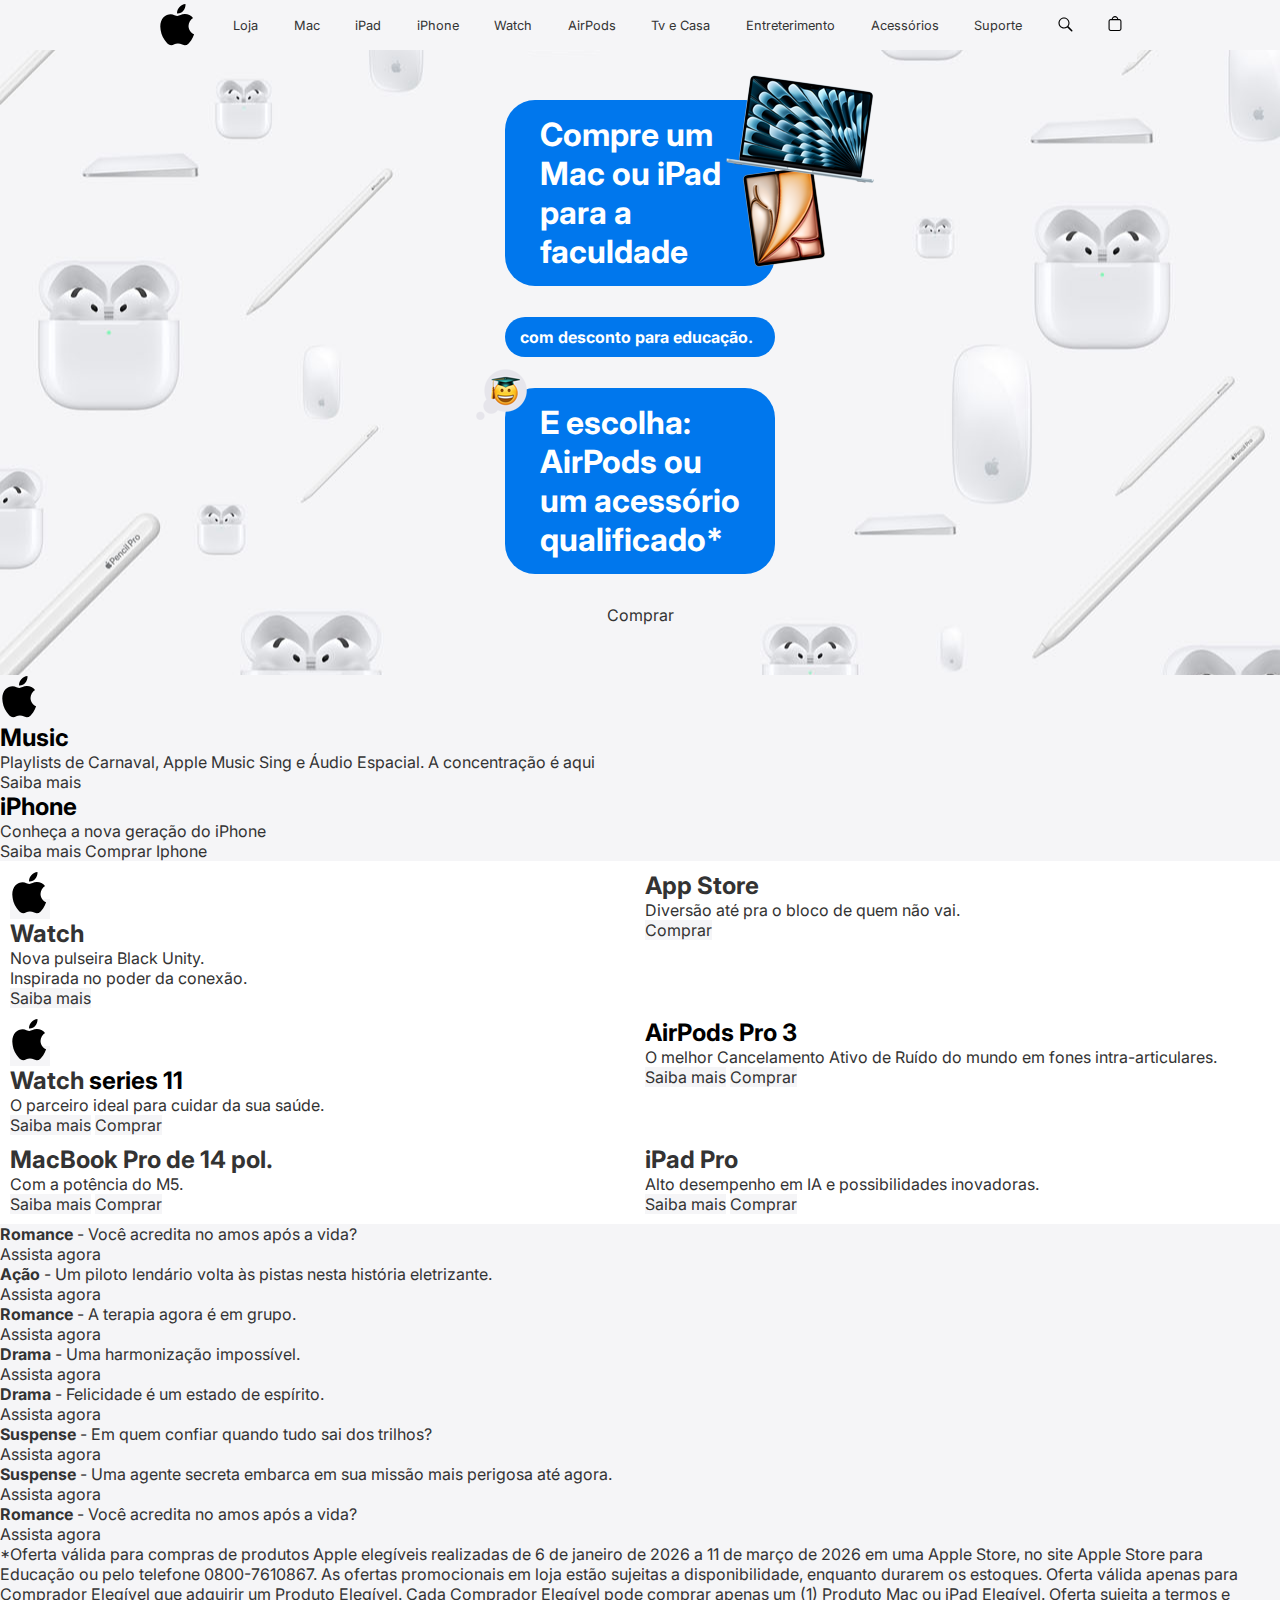
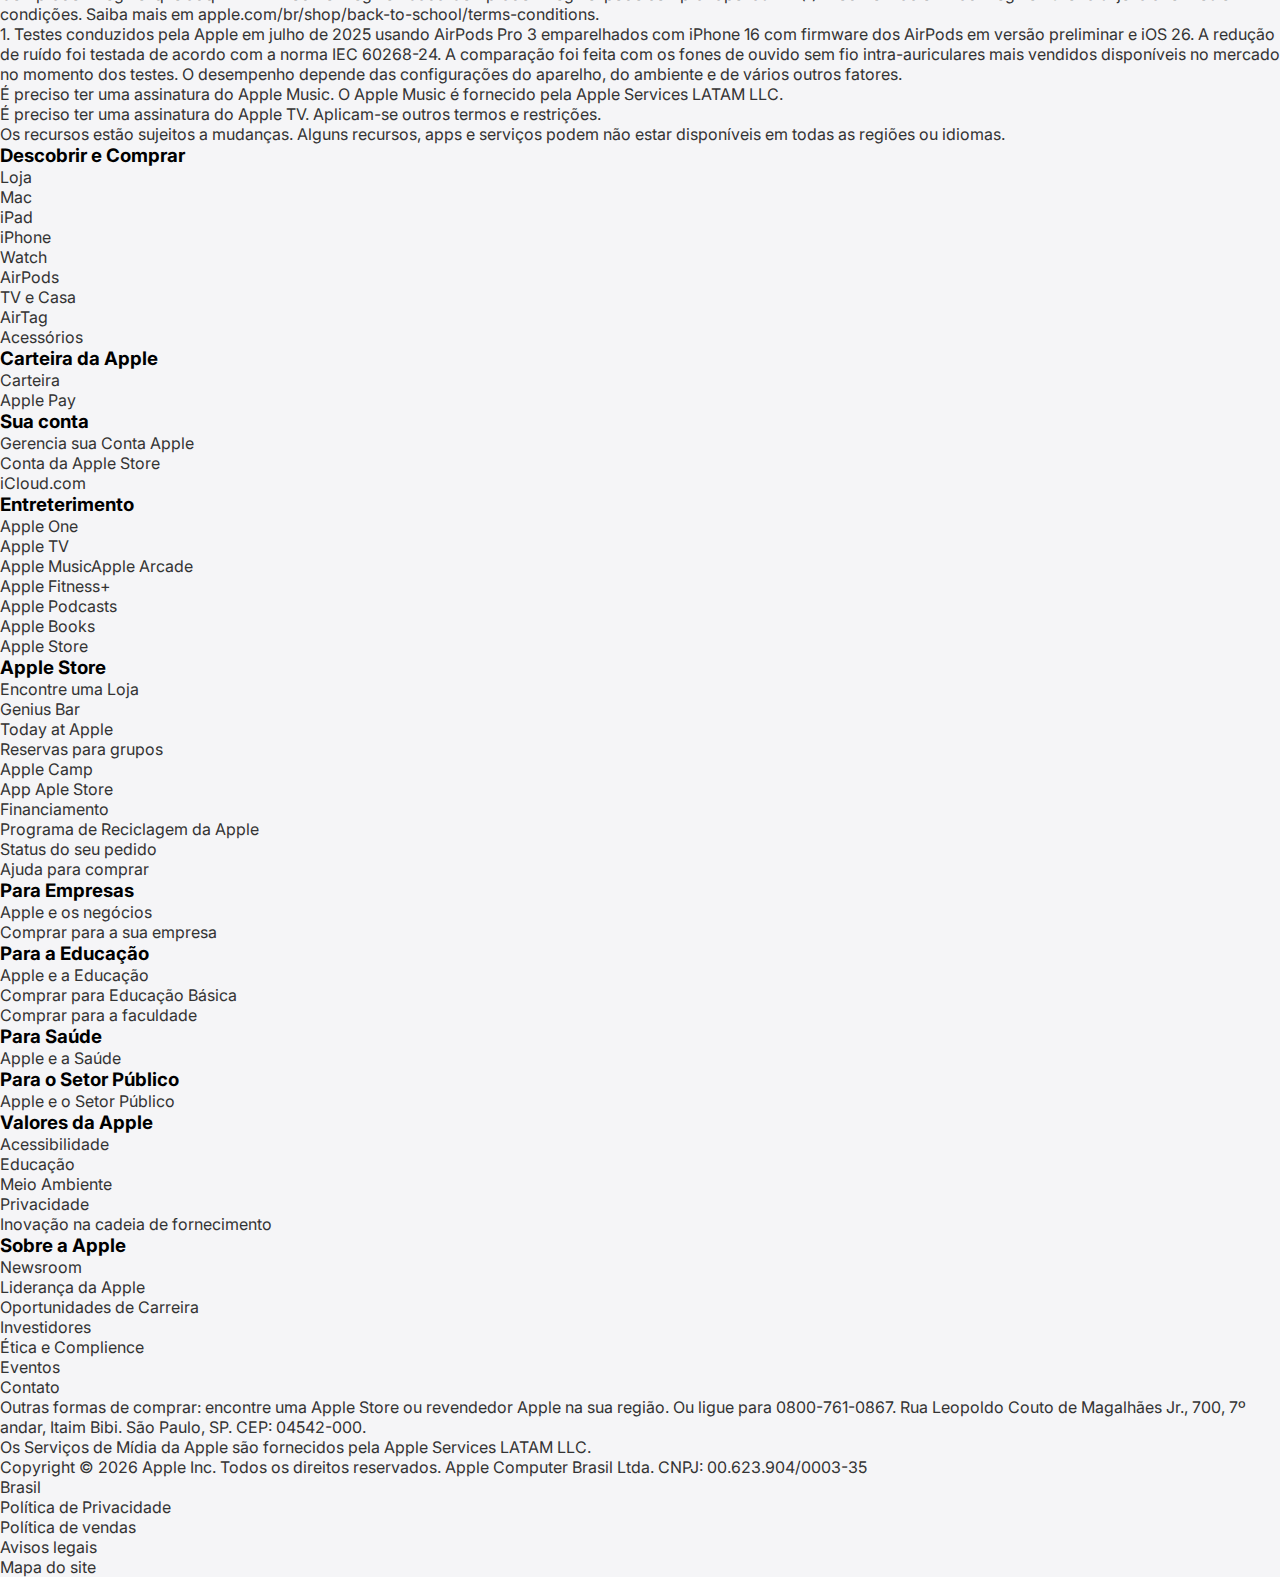
<file: index.html>
<!doctype html>
<html lang="pt-br">
  <head>
    <meta charset="UTF-8" />
    <meta name="viewport" content="width=device-width, initial-scale=1.0" />
    <title>Document</title>
    <link rel="preconnect" href="https://fonts.googleapis.com" />
    <link rel="preconnect" href="https://fonts.gstatic.com" crossorigin />
    <link href="https://fonts.googleapis.com/css2?family=Inter:ital,opsz,wght@0,14..32,100..900;1,14..32,100..900&display=swap" rel="stylesheet" />
    <link rel="stylesheet" href="styles/index/style.css" />
  </head>
  <body>
    <header>
      <nav>
        <ul>
          <li>
            <a href="index.html"><img src="img/icones/logo.svg" alt="Logo da Apple" /></a>
          </li>
          <li><a href="opss.html">Loja</a></li>
          <li><a href="opss.html">Mac</a></li>
          <li><a href="opss.html">iPad</a></li>
          <li><a href="opss.html">iPhone</a></li>
          <li><a href="opss.html">Watch</a></li>
          <li><a href="opss.html">AirPods</a></li>
          <li><a href="opss.html">Tv e Casa</a></li>
          <li><a href="opss.html">Entreterimento</a></li>
          <li><a href="opss.html">Acessórios</a></li>
          <li><a href="opss.html">Suporte</a></li>
          <li>
            <a href="opss.html"><img src="img/icones/lupa.svg" alt="Ícone de pesquisa" /></a>
          </li>
          <li>
            <a href="opss.html"><img src="img/icones/compras.svg" alt="Ícone de compras" /></a>
          </li>
        </ul>
      </nav>
    </header>

    <h1>Apple</h1>

    <main>
      <section>
        <div class="produtos-first-section" id="produtos-educação">
          <div>
            <h2 class="produtos-educação-texto">Compre um Mac ou iPad para a faculdade</h2>
            <p id="produtos-educação-desconto" class="produtos-educação-texto">com desconto para educação.</p>
            <p id="produtos-educação-acessorios" class="produtos-educação-texto">E escolha: AirPods ou um acessório qualificado<a href="#">*</a></p>
            <a href="opss.html" class="white-btn">Comprar</a>
          </div>
        </div>

        <div class="produtos-first-section" id="produtos-appleMusic">
          <div>
            <div>
              <img src="img/icones/logo.svg" alt="Logo da Apple" />
              <h2>Music</h2>
            </div>
            <p>Playlists de Carnaval, Apple Music Sing e Áudio Espacial. A concentração é aqui</p>
            <a href="opss.html" class="color-btn">Saiba mais</a>
          </div>
        </div>

        <div class="produtos-first-section" id="produtos-iPhone">
          <div>
            <h2>iPhone</h2>
            <p>Conheça a nova geração do iPhone</p>
            <a href="opss.html" class="color-btn">Saiba mais</a>
            <a href="opss.html" class="white-btn">Comprar Iphone</a>
          </div>
        </div>
      </section>

      <section class="second-section">
        <div>
          <a href="opss.html">
            <img src="img/icones/logo.svg" alt="Logo da Apple" />
            <h2><span id="bold-title">Watch</span></h2>
            <p>Nova pulseira Black Unity.</p>
            <p>Inspirada no poder da conexão.</p>
            <a href="opss.html" class="white-btn">Saiba mais</a>
          </a>
        </div>

        <div>
          <a href="opss.html">
            <h2><span id="bold-title">App Store</span></h2>
            <p>Diversão até pra o bloco de quem não vai.</p>
            <a href="opss.html" class="color-btn">Comprar</a>
          </a>
        </div>

        <div>
          <a href="opss.html">
            <img src="img/icones/logo.svg" alt="Logo da Apple" />
            <h2><span id="bold-title">Watch</span> series 11</h2>
            <p>O parceiro ideal para cuidar da sua saúde.</p>
            <a href="opss.html" class="color-btn">Saiba mais</a>
            <a href="opss.html" class="white-btn">Comprar</a>
          </a>
        </div>

        <div>
          <a href="opss.html">
            <h2>AirPods Pro 3</h2>
            <p>O melhor Cancelamento Ativo de Ruído do mundo em fones intra-articulares.</p>
            <a href="opss.html" class="color-btn">Saiba mais</a>
            <a href="opss.html" class="white-btn">Comprar</a>
          </a>
        </div>

        <div>
          <a href="opss.html">
            <h2><span id="bold-title">MacBook Pro de 14 pol.</span></h2>
            <p>Com a potência do M5.</p>
            <a href="opss.html" class="color-btn">Saiba mais</a>
            <a href="opss.html" class="white-btn">Comprar</a>
          </a>
        </div>

        <div>
          <a href="opss.html">
            <h2><span id="bold-title">iPad Pro</span></h2>
            <p>Alto desempenho em IA e possibilidades inovadoras.</p>
            <a href="opss.html" class="color-btn">Saiba mais</a>
            <a href="opss.html" class="white-btn">Comprar</a>
          </a>
        </div>
      </section>

      <section>
        <div>
          <p><strong class="filmes-genero">Romance</strong> - Você acredita no amos após a vida?</p>
          <a href="opss.html" class="filmes-btn">Assista agora</a>
        </div>

        <div>
          <p><strong class="filmes-genero">Ação</strong> - Um piloto lendário volta às pistas nesta história eletrizante.</p>
          <a href="opss.html" class="filmes-btn">Assista agora</a>
        </div>

        <div>
          <p><strong class="filmes-genero">Romance</strong> - A terapia agora é em grupo.</p>
          <a href="opss.html" class="filmes-btn">Assista agora</a>
        </div>

        <div>
          <p><strong class="filmes-genero">Drama</strong> - Uma harmonização impossível.</p>
          <a href="opss.html" class="filmes-btn">Assista agora</a>
        </div>

        <div>
          <p><strong class="filmes-genero">Drama</strong> - Felicidade é um estado de espírito.</p>
          <a href="opss.html" class="filmes-btn">Assista agora</a>
        </div>

        <div>
          <p><strong class="filmes-genero">Suspense</strong> - Em quem confiar quando tudo sai dos trilhos?</p>
          <a href="opss.html" class="filmes-btn">Assista agora</a>
        </div>

        <div>
          <p><strong class="filmes-genero">Suspense</strong> - Uma agente secreta embarca em sua missão mais perigosa até agora.</p>
          <a href="opss.html" class="filmes-btn">Assista agora</a>
        </div>

        <div>
          <p><strong class="filmes-genero">Romance</strong> - Você acredita no amos após a vida?</p>
          <a href="opss.html" class="filmes-btn">Assista agora</a>
        </div>
      </section>
    </main>

    <footer>
      <section>
        <ul>
          <li>
            *Oferta válida para compras de produtos Apple elegíveis realizadas de 6 de janeiro de 2026 a 11 de março de 2026 em uma Apple Store, no
            site Apple Store para Educação ou pelo telefone 0800-7610867. As ofertas promocionais em loja estão sujeitas a disponibilidade, enquanto
            durarem os estoques. Oferta válida apenas para Comprador Elegível que adquirir um Produto Elegível. Cada Comprador Elegível pode comprar
            apenas um (1) Produto Mac ou iPad Elegível. Oferta sujeita a termos e condições. Saiba mais em
            apple.com/br/shop/back-to-school/terms-conditions.
          </li>
          <li>
            1. Testes conduzidos pela Apple em julho de 2025 usando AirPods Pro 3 emparelhados com iPhone 16 com firmware dos AirPods em versão
            preliminar e iOS 26. A redução de ruído foi testada de acordo com a norma IEC 60268-24. A comparação foi feita com os fones de ouvido sem
            fio intra-auriculares mais vendidos disponíveis no mercado no momento dos testes. O desempenho depende das configurações do aparelho, do
            ambiente e de vários outros fatores.
          </li>
          <li>É preciso ter uma assinatura do Apple Music. O Apple Music é fornecido pela Apple Services LATAM LLC.</li>
          <li>É preciso ter uma assinatura do Apple TV. Aplicam-se outros termos e restrições.</li>
          <li>Os recursos estão sujeitos a mudanças. Alguns recursos, apps e serviços podem não estar disponíveis em todas as regiões ou idiomas.</li>
        </ul>
      </section>

      <nav>
        <section>
          <div>
            <h3>Descobrir e Comprar</h3>
            <ul>
              <li><a href="opss.html">Loja</a></li>
              <li><a href="opss.html">Mac</a></li>
              <li><a href="opss.html">iPad</a></li>
              <li><a href="opss.html">iPhone</a></li>
              <li><a href="opss.html">Watch</a></li>
              <li><a href="opss.html">AirPods</a></li>
              <li><a href="opss.html">TV e Casa</a></li>
              <li><a href="opss.html">AirTag</a></li>
              <li><a href="opss.html">Acessórios</a></li>
            </ul>
          </div>

          <div>
            <h3>Carteira da Apple</h3>
            <ul>
              <li><a href="opss.html">Carteira</a></li>
              <li><a href="opss.html">Apple Pay</a></li>
            </ul>
          </div>
        </section>

        <section>
          <div>
            <h3>Sua conta</h3>
            <ul>
              <li><a href="opss.html">Gerencia sua Conta Apple</a></li>
              <li><a href="opss.html">Conta da Apple Store</a></li>
              <li><a href="opss.html">iCloud.com</a></li>
            </ul>
          </div>

          <div>
            <h3>Entreterimento</h3>
            <ul>
              <li><a href="opss.html">Apple One</a></li>
              <li><a href="opss.html">Apple TV</a></li>
              <li><a href="opss.html">Apple MusicApple Arcade</a></li>
              <li><a href="opss.html">Apple Fitness+</a></li>
              <li><a href="opss.html">Apple Podcasts</a></li>
              <li><a href="opss.html">Apple Books</a></li>
              <li><a href="opss.html">Apple Store</a></li>
            </ul>
          </div>
        </section>
        <section>
          <div>
            <h3>Apple Store</h3>
            <ul>
              <li><a href="opss.html">Encontre uma Loja</a></li>
              <li><a href="opss.html">Genius Bar</a></li>
              <li><a href="opss.html">Today at Apple</a></li>
              <li><a href="opss.html">Reservas para grupos</a></li>
              <li><a href="opss.html">Apple Camp</a></li>
              <li><a href="opss.html">App Aple Store</a></li>
              <li><a href="opss.html">Financiamento</a></li>
              <li><a href="opss.html">Programa de Reciclagem da Apple</a></li>
              <li><a href="opss.html">Status do seu pedido</a></li>
              <li><a href="opss.html">Ajuda para comprar</a></li>
            </ul>
          </div>
        </section>

        <section>
          <div>
            <h3>Para Empresas</h3>
            <ul>
              <li><a href="opss.html">Apple e os negócios</a></li>
              <li><a href="opss.html">Comprar para a sua empresa</a></li>
            </ul>
          </div>

          <div>
            <h3>Para a Educação</h3>
            <ul>
              <li><a href="opss.html">Apple e a Educação</a></li>
              <li><a href="opss.html">Comprar para Educação Básica</a></li>
              <li><a href="opss.html">Comprar para a faculdade</a></li>
            </ul>
          </div>

          <div>
            <h3>Para Saúde</h3>
            <ul>
              <li><a href="opss.html">Apple e a Saúde</a></li>
            </ul>
          </div>

          <div>
            <h3>Para o Setor Público</h3>
            <ul>
              <li><a href="opss.html">Apple e o Setor Público</a></li>
            </ul>
          </div>
        </section>

        <section>
          <div>
            <h3>Valores da Apple</h3>
            <ul>
              <li><a href="opss.html">Acessibilidade</a></li>
              <li><a href="opss.html">Educação</a></li>
              <li><a href="opss.html">Meio Ambiente</a></li>
              <li><a href="opss.html">Privacidade</a></li>
              <li><a href="opss.html">Inovação na cadeia de fornecimento</a></li>
            </ul>
          </div>

          <div>
            <h3>Sobre a Apple</h3>
            <ul>
              <li><a href="opss.html">Newsroom</a></li>
              <li><a href="opss.html">Liderança da Apple</a></li>
              <li><a href="opss.html">Oportunidades de Carreira</a></li>
              <li><a href="opss.html">Investidores</a></li>
              <li><a href="opss.html">Ética e Complience</a></li>
              <li><a href="opss.html">Eventos</a></li>
              <li><a href="opss.html">Contato</a></li>
            </ul>
          </div>
        </section>
      </nav>

      <section>
        <div>
          <p>
            Outras formas de comprar: encontre uma Apple Store ou revendedor Apple na sua região. Ou ligue para 0800-761-0867. Rua Leopoldo Couto de
            Magalhães Jr., 700, 7º andar, Itaim Bibi. São Paulo, SP. CEP: 04542-000.
          </p>
          <p>Os Serviços de Mídia da Apple são fornecidos pela Apple Services LATAM LLC.</p>
        </div>
        <div>
          <p>Copyright © 2026 Apple Inc. Todos os direitos reservados. Apple Computer Brasil Ltda. CNPJ: 00.623.904/0003-35</p>
          <p>Brasil</p>
          <ul>
            <li><a href="opss.html">Política de Privacidade</a></li>
            <li><a href="opss.html">Política de vendas</a></li>
            <li><a href="opss.html">Avisos legais</a></li>
            <li><a href="opss.html">Mapa do site</a></li>
          </ul>
        </div>
      </section>
    </footer>
  </body>
</html>
</file>
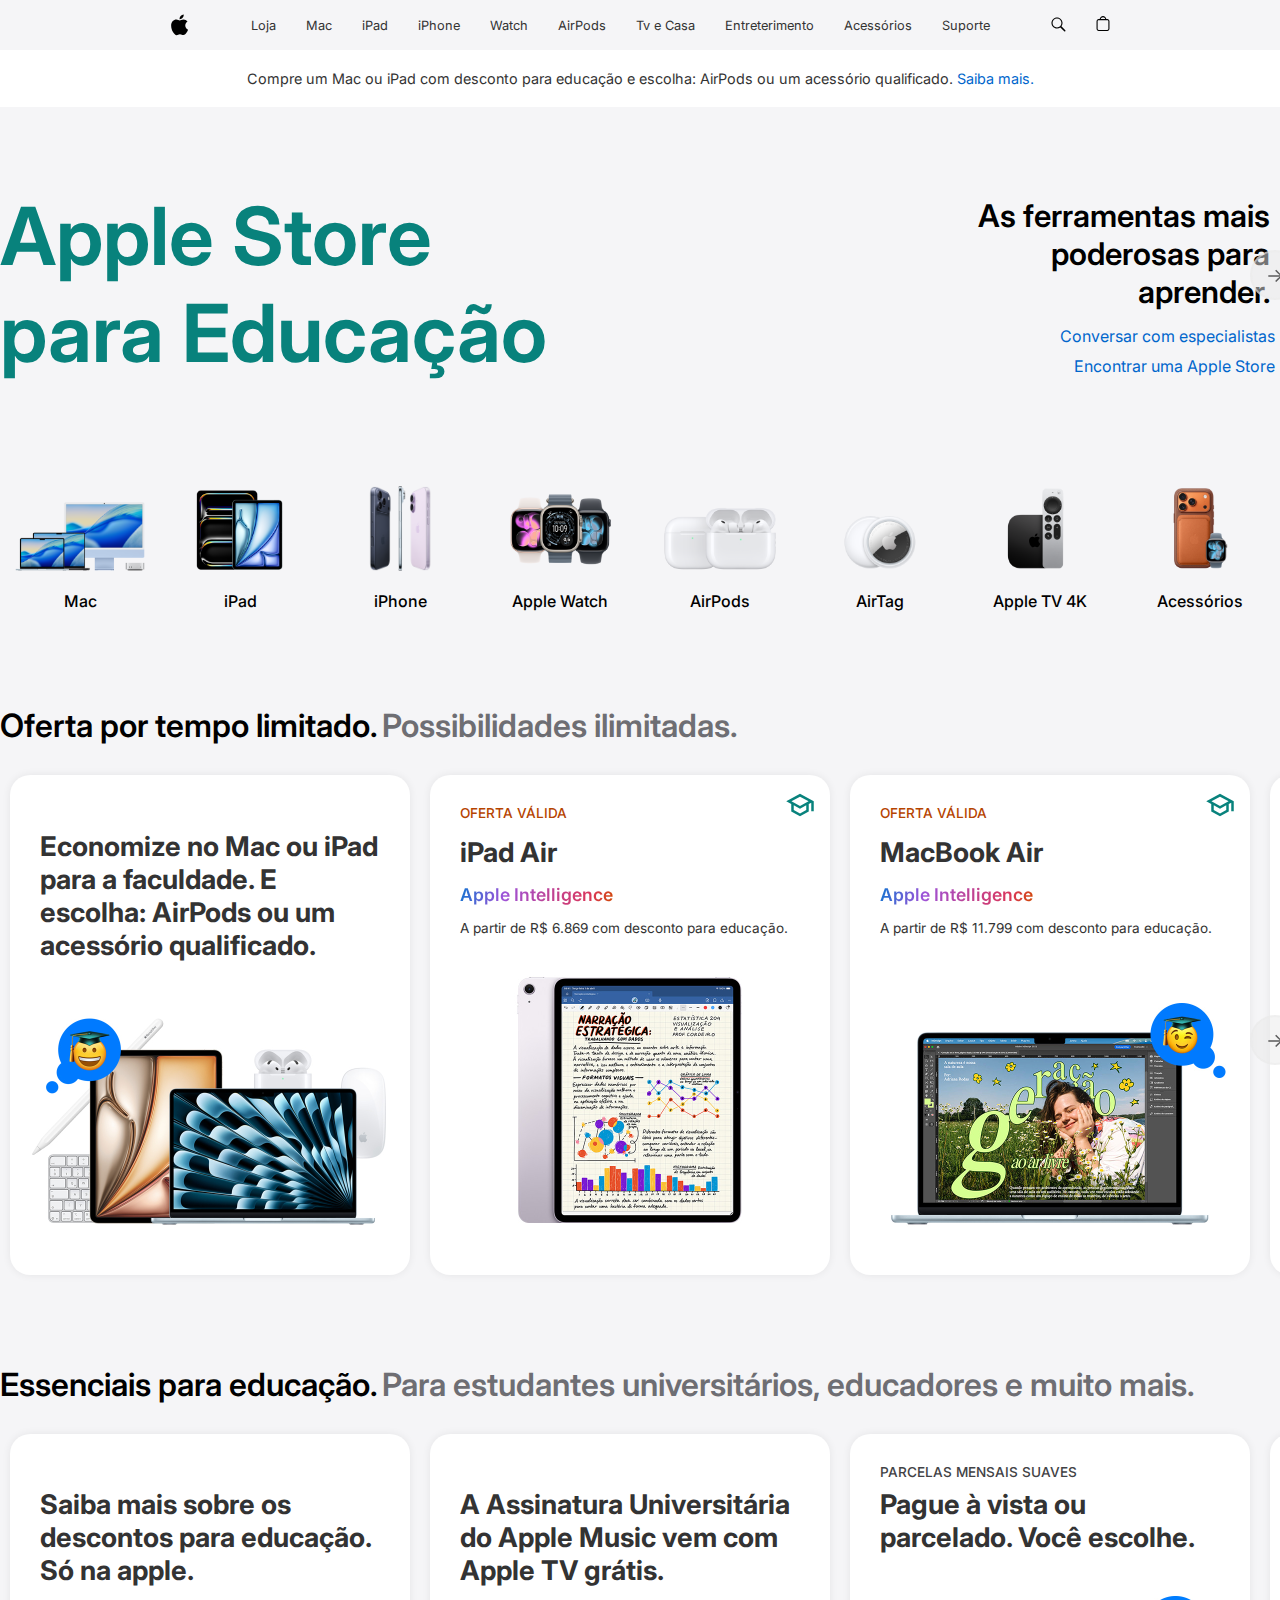
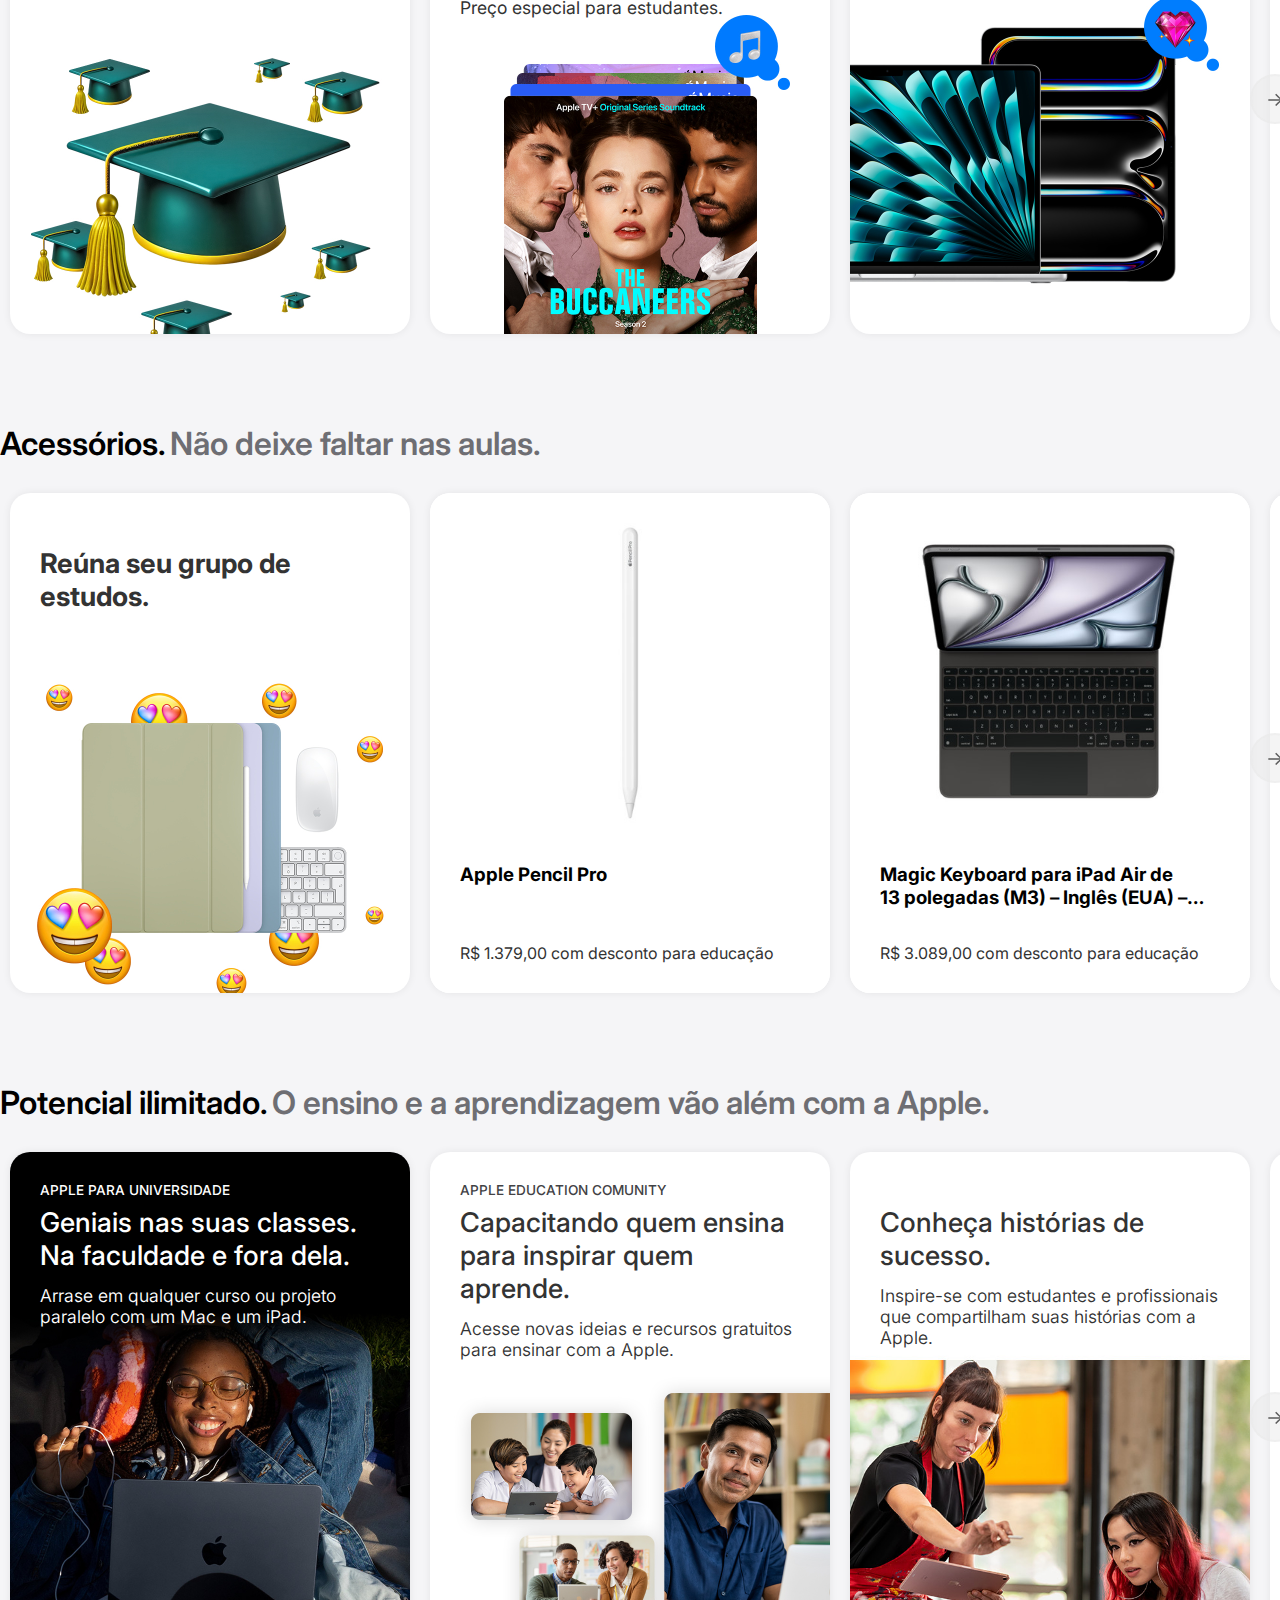
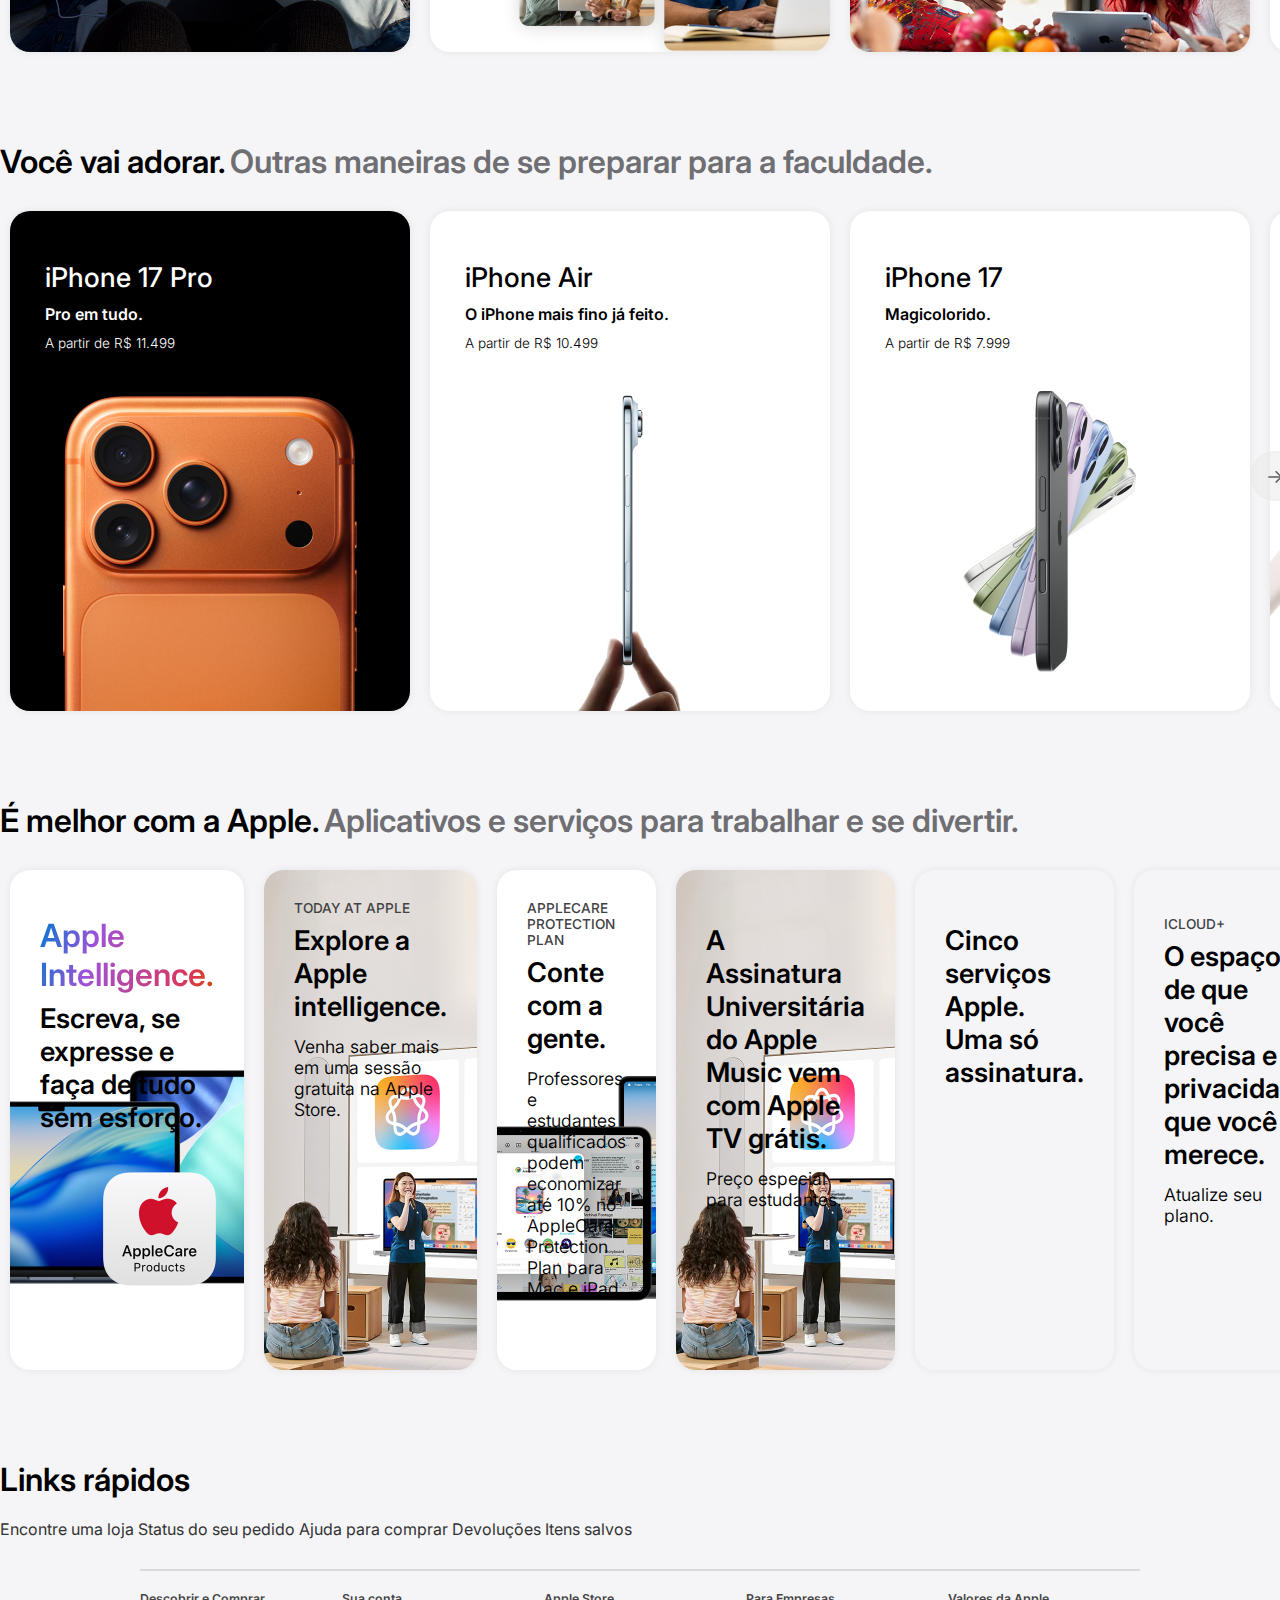
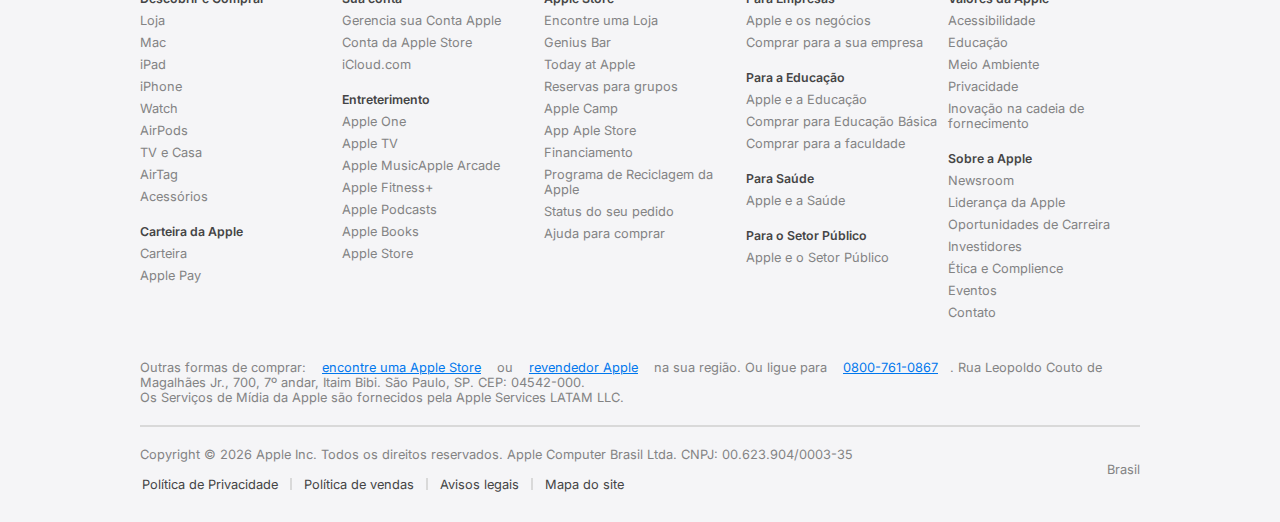
<file: estudos.html>
<!doctype html>
<html lang="pt-br">
  <head>
    <meta charset="UTF-8" />
    <meta name="viewport" content="width=device-width, initial-scale=1.0" />
    <meta name="description" content="Site criado a partir do site da apple" />
    <meta name="author" content="Andressa Tomiozzo" />
    <meta name="keywords" content="programação, tecnologia, apple, produtos" />
    <meta name="robots" content="index, nofollow" />
    <title>Apple</title>
    <link rel="preconnect" href="https://fonts.googleapis.com" />
    <link rel="preconnect" href="https://fonts.gstatic.com" crossorigin />
    <link href="https://fonts.googleapis.com/css2?family=Inter:ital,opsz,wght@0,14..32,100..900;1,14..32,100..900&display=swap" rel="stylesheet" />
    <link rel="stylesheet" href="styles/educacao/style.css" />
  </head>
  <body>
    <header>
      <nav>
        <div>
          <ul>
            <li>
              <a href="index.html" class="nav-icon"><img src="img/icones/logo.svg" id="nav_logo" alt="Logo da Apple" /></a>
            </li>
            <div id="headder-itens">
              <li><a href="opss.html">Loja</a></li>
              <li><a href="opss.html">Mac</a></li>
              <li><a href="opss.html">iPad</a></li>
              <li><a href="opss.html">iPhone</a></li>
              <li><a href="opss.html">Watch</a></li>
              <li><a href="opss.html">AirPods</a></li>
              <li><a href="opss.html">Tv e Casa</a></li>
              <li><a href="opss.html">Entreterimento</a></li>
              <li><a href="opss.html">Acessórios</a></li>
              <li><a href="opss.html">Suporte</a></li>
            </div>
            <div>
              <li>
                <a href="opss.html" class="nav-icon"><img src="img/icones/lupa.svg" alt="Ícone de pesquisa" /></a>
              </li>
              <li>
                <a href="opss.html" class="nav-icon"><img src="img/icones/compras.svg" alt="Ícone de compras" /></a>
              </li>
              <span id="burguer"><img src="img/icones/menu_24dp_1F1F1F_FILL0_wght400_GRAD0_opsz24.svg" alt="Menu"></span>
            </div>
          </ul>
        </div>
      </nav>
    </header>

    <div class="span">
      <span
        >Compre um Mac ou iPad com desconto para educação e escolha: AirPods ou um acessório qualificado. <a href="opss.html"> Saiba mais.</a></span
      >
    </div>

    <section id="primeira-secao">
      <div class="linha">
        <h1>Apple Store para Educação</h1>
        <aside>
          <h2>As ferramentas mais poderosas para aprender.</h2>
          <a href="opss.html">Conversar com especialistas</a>
          <a href="opss.html">Encontrar uma Apple Store</a>
        </aside>
      </div>

      <div>
        <h2 class="viasualmente-escondido">Principais produtos:</h2>

        <div id="principais-produtos-container">
          <a href="opss.html" class="principais-produtos-content">
            <h3>Mac</h3>
            <img src="img/img-educacao/produtos-principal/store-card-13-mac-nav-202510.png" alt="Imagem do Mac Book" />
          </a>

          <a href="opss.html" class="principais-produtos-content">
            <h3>iPad</h3>
            <img src="img/img-educacao/produtos-principal/store-card-13-ipad-nav-202405.png" alt="Imagem do iPad" />
          </a>

          <a href="opss.html" class="principais-produtos-content">
            <h3>iPhone</h3>
            <img src="img/img-educacao/produtos-principal/store-card-13-iphone-nav-202509.png" alt="Imagem do Iphone" />
          </a>

          <a href="opss.html" class="principais-produtos-content">
            <h3>Apple Watch</h3>
            <img src="img/img-educacao/produtos-principal/store-card-13-watch-nav-202509_GEO_BR.png" alt="Imagem do Apple Watch" />
          </a>

          <a href="opss.html" class="principais-produtos-content">
            <h3>AirPods</h3>
            <img src="img/img-educacao/produtos-principal/store-card-13-airpods-nav-202509.png" alt="Imagem do AirPods" />
          </a>

          <a href="opss.html" class="principais-produtos-content">
            <h3>AirTag</h3>
            <img src="img/img-educacao/produtos-principal/store-card-13-airtags-nav-202601.png" alt="Imagem do AirTag" />
          </a>

          <a href="opss.html" class="principais-produtos-content">
            <h3>Apple TV 4K</h3>
            <img src="img/img-educacao/produtos-principal/store-card-13-appletv-nav-202210.png" alt="Imagem do Apple TV 4K" />
          </a>

          <a href="opss.html" class="principais-produtos-content">
            <h3>Acessórios</h3>
            <img src="img/img-educacao/produtos-principal/store-card-13-accessories-nav-202509.png" alt="Imagem do iPhone e AppleWatch" />
          </a>
        </div>
      </div>
    </section>

    <section id="ofertas">
      <div class="carrossel-titulo">
        <h2>Oferta por tempo limitado.</h2>
        <span>Possibilidades ilimitadas.</span>
      </div>

      <div class="carrossel">
        <button class="btn prev">←</button>

        <div class="viewport">
          <div class="track">
            <a href="opss.html" class="ofertas-content" id="oferta-bannerGeral">
              <p>Economize no Mac ou iPad para a faculdade. E escolha: AirPods ou um acessório qualificado.</p>
            </a>

            <a href="opss.html" class="ofertas-content capelo" id="oferta-iPadAir">
              <div>
                <h3>Oferta Válida</h3>
                <p>iPad Air</p>
                <span class="span-colorido-degrade">Apple Intelligence</span>
                <span class="span-normal">A partir de R$ 6.869 com desconto para educação.</span>
              </div>
            </a>

            <a href="opss.html" class="ofertas-content capelo" id="oferta-macBook">
              <div>
                <h3>Oferta Válida</h3>
                <p>MacBook Air</p>
                <span class="span-colorido-degrade">Apple Intelligence</span>
                <span class="span-normal">A partir de R$ 11.799 com desconto para educação.</span>
              </div>
            </a>

            <a href="opss.html" class="ofertas-content capelo" id="oferta-macBookPro">
              <div>
                <h3>Oferta Válida</h3>
                <p>MacBook Pro</p>
                <span class="span-colorido-degrade">Apple Intelligence</span>
                <span class="span-normal">A partir de R$ 19.799 com desconto para educação.</span>
              </div>
            </a>

            <a href="opss.html" class="ofertas-content capelo" id="ofertas-iPadPro">
              <div>
                <h3>Oferta Válida</h3>
                <p>iPad Pro</p>
                <span class="span-colorido-degrade">Apple Intelligence</span>
                <span class="span-normal">A partir de R$ 11.299 com desconto para educação.</span>
              </div>
            </a>

            <a href="opss.html" class="ofertas-content capelo" id="ofertas-iMac">
              <div>
                <h3>Oferta Válida</h3>
                <p>iMac</p>
                <span class="span-colorido-degrade">Apple Intelligence</span>
                <span class="span-normal">A partir de R$ 14.899 com desconto para educação.</span>
              </div>
            </a>
          </div>
        </div>

        <button class="btn next">→</button>
      </div>
    </section>

    <section id="sobre-descontos">
      <div class="carrossel-titulo">
        <h2>Essenciais para educação.</h2>
        <span>Para estudantes universitários, educadores e muito mais.</span>
      </div>

      <div class="carrossel">
        <button class="btn prev">←</button>

        <div class="viewport">
          <div class="track">
            <a href="opss.html" class="descontos-content" id="descontos-bannerGeral">
              <div class="descontos-semH3">
                <p>Saiba mais sobre os descontos para educação. Só na apple.</p>
              </div>
            </a>

            <a href="opss.html" class="descontos-content" id="descontos-appleMusic">
              <div class="descontos-semH3">
                <p>A Assinatura Universitária do Apple&nbsp;Music vem com Apple&nbsp;TV grátis.</p>
                <span class="span-normal">Preço especial para estudantes.</span>
              </div>
            </a>

            <a href="opss.html" class="descontos-content" id="descontos-parcelado">
              <div class="descontos-comH3">
                <h3>Parcelas mensais suaves</h3>
                <p>Pague à vista ou parcelado. Você escolhe.</p>
              </div>
            </a>

            <a href="opss.html" class="descontos-content" id="descontos-personalizado">
              <div class="descontos-comH3">
                <h3>Personalize seu Mac</h3>
                <p>Deixe do jeito que quiser.</p>
                <span>Na mamória, no armazenamento, na capacidade gráfica e até nas cores.</span>
              </div>
            </a>

            <a href="opss.html" class="descontos-content" id="descontos-creator">
              <div class="descontos-comH3">
                <h3>Apple Creator Studio</h3>
                <p>R$ 19,90 por mês para estudantes e profissionais da educação.</p>
                <span>O Apple Creator Studio inclui Final Cut Pro, Logic Pro, Pixelmator Pro, apps de produtividade avançados e muito mais.</span>
              </div>
            </a>

            <a href="opss.html" class="descontos-content" id="descontos-especialistas">
              <div class="descontos-semH3">
                <p>Compre com a ajuda de especialistas. Na apple Store ou online</p>
              </div>
            </a>
          </div>
        </div>

        <button class="btn next">→</button>
      </div>
    </section>

    <section id="acessórios">
      <div class="carrossel-titulo">
        <h2>Acessórios.</h2>
        <span>Não deixe faltar nas aulas.</span>
      </div>

      <div class="carrossel">
        <button class="btn prev">←</button>

        <div class="viewport">
          <div class="track">
            <a href="opss.html" class="acessorios-content" id="acessorios-bannerGeral">
              <div>
                <p>Reúna seu grupo de estudos.</p>
              </div>
            </a>

            <a href="opss.html" class="acessorios-content">
              <div><div id="acessorios-applePencilPro"></div></div>
              <div class="capelo">
                <h3>Apple Pencil Pro</h3>
                <span> R$ 1.379,00 com desconto para educação</span>
              </div>
            </a>

            <a href="opss.html" class="acessorios-content">
              <div><div id="acessorios-appleKeyboard"></div></div>
              <div class="capelo">
                <h3>Magic&nbsp;Keyboard para iPad&nbsp;Air de 13&nbsp;polegadas (M3)&nbsp;– Inglês (EUA) – Preto</h3>
                <span> R$ 3.089,00 com desconto para educação</span>
              </div>
            </a>

            <a href="opss.html" class="acessorios-content">
              <div><div id="acessorios-appleAirPodsPro"></div></div>
              <div>
                <h3>AirPods Pro 3</h3>
                <span> R$ 2.699,00</span>
              </div>
            </a>

            <a href="opss.html" class="acessorios-content">
              <div><div id="acessorios-appleMagSafe"></div></div>
              <div>
                <h3>Capa de silicone com MagSafe para iPhone&nbsp;17&nbsp;Pro – Terracota</h3>
                <span> R$ 569,00</span>
              </div>
            </a>

            <a href="opss.html" class="acessorios-content">
              <div><div id="acessorios-applePencil"></div></div>
              <div class="capelo">
                <h3>Apple Pencil (USB-C)</h3>
                <span> R$ 789,00 com desconto para educação</span>
              </div>
            </a>

            <a href="opss.html" class="acessorios-content">
              <div><div id="acessorios-pulseiraLoop"></div></div>
              <span class="span-novo">Novo</span>
              <div>
                <h3>Pulseira solo trançada Black Unity&nbsp;– Unity Connection para caixa de 42&nbsp;mm&nbsp;– Tamanho&nbsp;0</h3>
                <span> R$ 1.149,00</span>
              </div>
            </a>

            <a href="opss.html" class="acessorios-content">
              <div><div id="acessorios-appleKeyboardIPadPro"></div></div>
              <div class="capelo">
                <h3>Magic&nbsp;Keyboard para iPad&nbsp;Pro de 13&nbsp;polegadas (M5)&nbsp;– Inglês (EUA)&nbsp;– Preto</h3>
                <span> R$ 3.579,00 com desconto para educação</span>
              </div>
            </a>

            <a href="opss.html" class="acessorios-content">
              <div><div id="acessorios-appleAirTag"></div></div>
              <span class="span-novo">Novo</span>
              <div>
                <h3>AirTag</h3>
                <span> R$ 369,00</span>
              </div>
            </a>

            <a href="opss.html" class="acessorios-content">
              <div><div id="acessorios-appleAdaptador"></div></div>
              <div>
                <h3>Adaptador de energia USB-C de 35W com duas portas</h3>
                <span> R$ 599,00</span>
              </div>
            </a>
          </div>
        </div>

        <button class="btn next">→</button>
      </div>
    </section>

    <section id="alem">
      <div class="carrossel-titulo">
        <h2>Potencial ilimitado.</h2>
        <span>O ensino e a aprendizagem vão além com a Apple.</span>
      </div>

      <div class="carrossel">
        <button class="btn prev">←</button>

        <div class="viewport">
          <div class="track">
            <a href="opss.html" class="alem-content" id="alem-universidade">
              <div class="alem-comH3">
                <h3>Apple para universidade</h3>
                <p>Geniais nas suas classes. Na faculdade e fora dela.</p>
                <span>Arrase em qualquer curso ou projeto paralelo com um Mac e um iPad.</span>
              </div>
            </a>

            <a href="opss.html" class="alem-content" id="alem-professores">
              <div class="alem-comH3">
                <h3>Apple Education Comunity</h3>
                <p>Capacitando quem ensina para inspirar quem aprende.</p>
                <span>Acesse novas ideias e recursos gratuitos para ensinar com a Apple.</span>
              </div>
            </a>

            <a href="opss.html" class="alem-content" id="alem-estudantes">
              <div class="alem-semH3">
                <p>Conheça histórias de sucesso.</p>
                <span>Inspire-se com estudantes e profissionais que compartilham suas histórias com a Apple.</span>
              </div>
            </a>

            <a href="opss.html" class="alem-content" id="alem-criar">
              <div class="alem-comH3">
                <h3>Aprenda a criar Apps</h3>
                <p>Aprenda mais sobre o Swift.</p>
                <span>Descubra ferramentas que levam você da primeira linha de código até seu primeiro app.</span>
              </div>
            </a>

            <a href="opss.html" class="alem-content" id="alem-carreira">
              <div class="alem-semH3">
                <p>Para o alto e além.</p>
                <span>Faça sua carreira voar com oportunidades de estágio e emprego.</span>
              </div>
            </a>
          </div>
        </div>

        <button class="btn next">→</button>
      </div>
    </section>

    <section id="outrosProdutos">
      <div class="carrossel-titulo">
        <h2>Você vai adorar.</h2>
        <span>Outras maneiras de se preparar para a faculdade.</span>
      </div>

      <div class="carrossel">
        <button class="btn prev">←</button>

        <div class="viewport">
          <div class="track">
            <a href="opss.html" class="outrosProdutos-content" id="outrosProdutos-iPhone17Pro">
              <div class="outrosProdutos-fundoPreto">
                <h3>iPhone 17 Pro</h3>
                <span>Pro em tudo.</span>
                <span>A partir de R$ 11.499</span>
              </div>
            </a>

            <a href="opss.html" class="outrosProdutos-content" id="outrosProdutos-iPhoneAir">
              <div>
                <h3>iPhone Air</h3>
                <span>O iPhone mais fino já feito.</span>
                <span>A partir de R$ 10.499</span>
              </div>
            </a>

            <a href="opss.html" class="outrosProdutos-content" id="outrosProdutos-iPhone17">
              <div>
                <h3>iPhone 17</h3>
                <span>Magicolorido.</span>
                <span>A partir de R$ 7.999</span>
              </div>
            </a>

            <a href="opss.html" class="outrosProdutos-content" id="outrosProdutos-watchSeries11">
              <div>
                <h3>Apple Watch Series 11</h3>
                <span>O parceiro ideal para cuidar da sua saúde.</span>
                <span>A partir de R$ 5.499</span>
              </div>
            </a>

            <a href="opss.html" class="outrosProdutos-content" id="outrosProdutos-watchSE3">
              <div>
                <h3>Apple Watch SE 3</h3>
                <span>Treinar. Falar. Saber. Amar.</span>
                <span>A partir de R$ 3.299</span>
              </div>
            </a>

            <a href="opss.html" class="outrosProdutos-content" id="outrosProdutos-watchUltra3">
              <div class="outrosProdutos-fundoPreto">
                <h3>Apple Watch Ultra 3</h3>
                <span>Imparável.</span>
                <span>A partir de R$ 10.499</span>
              </div>
            </a>

            <a href="opss.html" class="outrosProdutos-content" id="outrosProdutos-AirPodsPro3">
              <div>
                <h3>AirPods Pro 3</h3>
                <span>Cancelamento Ativo de Ruído como você nunca ouviu.</span>
                <span>R$ 2.699</span>
              </div>
            </a>
          </div>
        </div>

        <button class="btn next">→</button>
      </div>
    </section>

    <section id="outrosServicos">
      <div class="carrossel-titulo">
        <h2>É melhor com a Apple.</h2>
        <span>Aplicativos e serviços para trabalhar e se divertir.</span>
      </div>

      <div class="carrossel-largo">
        <button class="btn prev">←</button>

        <div class="viewport">
          <div class="track">
            <a href="opss.html" class="outrosServicos-content" id="outrosServicos-AppleIntelligence">
              <div>
                <h3>Apple Intelligence.</h3>
                <p>Escreva, se expresse e faça de tudo sem esforço.</p>
              </div>
            </a>

            <a href="opss.html" class="outrosServicos-content" id="outrosServicos-sessaoGratuita">
              <div class="outrosServicos-comH3">
                <h3>Today at Apple</h3>
                <p>Explore a Apple intelligence.</p>
                <span>Venha saber mais em uma sessão gratuita na Apple Store.</span>
              </div>
            </a>

            <a href="opss.html" class="outrosServicos-content" id="outrosServicos-appleCare">
              <div class="outrosServicos-comH3">
                <h3>AppleCare Protection Plan</h3>
                <p>Conte com a gente.</p>
                <span>Professores e estudantes qualificados podem economizar até 10% no AppleCare Protection Plan para Mac e iPad.</span>
              </div>
            </a>

            <a href="opss.html" class="outrosServicos-content" id="outrosServicos-musicTV">
              <div class="outrosServicos-semH3">
                <p>A Assinatura Universitária do Apple Music vem com Apple TV grátis.</p>
                <span>Preço especial para estudantes.</span>
              </div>
            </a>

            <a href="opss.html" class="outrosServicos-content" id="outrosServicos-5Em1">
              <div class="outrosServicos-semH3">
                <p>Cinco serviços Apple. Uma só assinatura.</p>
              </div>
            </a>

            <a href="opss.html" class="outrosServicos-content" id="outrosServicos-iCloud">
              <div class="outrosServicos-semH3">
                <h3>Icloud+</h3>
                <p>O espaço de que você precisa e a privacidade que você merece.</p>
                <span>Atualize seu plano.</span>
              </div>
            </a>
          </div>
        </div>

        <button class="btn next">→</button>
      </div>
    </section>

    <section id="linksRapidos">
      <div class="carrossel-titulo">
        <h2>Links rápidos</h2>
      </div>

      <div class="linksRapidos-Links">
        <a href="opss.html">Encontre uma loja</a>
        <a href="opss.html">Status do seu pedido</a>
        <a href="opss.html">Ajuda para comprar</a>
        <a href="opss.html">Devoluções</a>
        <a href="opss.html">Itens salvos</a>
      </div>
    </section>

    <footer>
      <!-- <section id="explicacoes-do-site">
        <ul>
          <li>
            ◊ Oferta válida para compras de produtos Apple elegíveis realizadas de 6 de janeiro de 2026 a 11 de março de 2026 em uma Apple Store, no
            site Apple Store para Educação ou pelo telefone 0800-7610867. As ofertas promocionais em loja estão sujeitas a disponibilidade, enquanto
            durarem os estoques. Oferta válida apenas para Comprador Elegível que adquirir um Produto Elegível. Cada Comprador Elegível pode comprar
            apenas um (1) Produto Mac ou iPad Elegível. Oferta sujeita a termos e condições. Saiba mais em
            <a href="apple.com/br/shop/back-to-school/terms-conditions">apple.com/br/shop/back-to-school/terms-conditions</a>.
          </li>
          <li>
            ∆ A Apple Intelligence está disponível em versão beta, como parte de uma atualização de software do iOS 18, iPadOS 18 e macOS Sequoia, em
            todos os modelos de iPhone 16, no iPhone 15 Pro, iPhone 15 Pro Max, iPad mini (A17 Pro) e em modelos de iPad e Mac com chip M1 e
            posterior, com a Siri e o idioma do aparelho configurados em português (Brasil), chinês (simplificado), inglês (Austrália, Canadá, Índia,
            Irlanda, Nova Zelândia, Singapura, África do Sul, Reino Unido ou Estados Unidos), francês, alemão, italiano, japonês, coreano ou espanhol.
            Mais idiomas serão adicionados ao longo do ano, incluindo vietnamita. Alguns recursos podem não estar disponíveis em todas as regiões ou
            idiomas.
          </li>
          <li>
            § Existem limites de quantidade. Acesse a <a href="opss.html">Política de Vendas e Reembolso da Apple</a> para ver os termos e condições.
          </li>
          <li>
            ± Oferta por tempo limitado. Esta oferta pode ser encerrada a qualquer momento. O acesso gratuito ao Apple TV para estudantes termina
            quando não se qualificam mais para a renovação da Assinatura Universitária do Apple Music. Oferta válida somente para estudantes de
            universidade com comprovação e não se aplica a um grupo de Compartilhamento Familiar.
          </li>
          <li>
            ※ Somente para novas assinaturas. O plano é renovado automaticamente por R$ 14,90 por mês ou R$ 149 por ano, de acordo com o plano
            selecionado, até ser cancelado. Válido para estudantes e profissionais da educação. Verificação obrigatória. Aplicam-se termos. Oferta por
            tempo limitado. Esta oferta pode ser encerrada a qualquer momento. Oferta válida somente para estudantes universitários e profissionais de
            educação com comprovação e não se aplica a grupos de Compartilhamento Familiar.
          </li>
          <li>
            # Para usar o iCloud, você precisa pelo menos do iOS 10 no iPhone 5, iPod touch (6ª geração), iPad (4ª geração) ou iPad mini 2; watchOS 3
            no Apple Watch; macOS Sierra 10.12 no Mac; tvOS 4 na Apple TV (4ª geração); visionOS 1 no Apple Vision Pro; ou de um PC com Windows 11 ou
            posterior (requer Outlook 2019 ou posterior ou um navegador atualizado para acessar e-mails, contatos e calendários). Alguns recursos
            precisam do iOS 16, iPadOS 16 e macOS Ventura. Alguns recursos precisam de conexão Wi-Fi. Alguns recursos não estão disponíveis em todos
            os países ou regiões. O acesso a alguns serviços está limitado a 10 aparelhos.
          </li>
          <li>
            1. A Apple Intelligence está disponível em versão beta. Alguns recursos podem não estar disponíveis em todas as regiões ou idiomas. Para ver a disponibilidade de recursos e idiomas, e os requisitos do sistema, acesse <a href="opss.html">support.apple.com/121115</a>.
          </li>
          <li>
            Para obter mais informações sobre certificação Anatel, consulte <a href="opss.html">Certificação Anatel</a>.
          </li>
        </ul>
      </section> -->

      <hr />

      <nav>
        <h2 class="viasualmente-escondido">Outros produtos:</h2>
        <section>
          <div class="footerNav-content">
            <h3 class="footer-h3">Descobrir e Comprar</h3>
            <ul class="footer-items">
              <li><a href="opss.html">Loja</a></li>
              <li><a href="opss.html">Mac</a></li>
              <li><a href="opss.html">iPad</a></li>
              <li><a href="opss.html">iPhone</a></li>
              <li><a href="opss.html">Watch</a></li>
              <li><a href="opss.html">AirPods</a></li>
              <li><a href="opss.html">TV e Casa</a></li>
              <li><a href="opss.html">AirTag</a></li>
              <li><a href="opss.html">Acessórios</a></li>
            </ul>
          </div>

          <div class="footerNav-content">
            <h3 class="footer-h3">Carteira da Apple</h3>
            <ul class="footer-items">
              <li><a href="opss.html">Carteira</a></li>
              <li><a href="opss.html">Apple Pay</a></li>
            </ul>
          </div>
        </section>

        <section>
          <div class="footerNav-content">
            <h3 class="footer-h3">Sua conta</h3>
            <ul class="footer-items">
              <li><a href="opss.html">Gerencia sua Conta Apple</a></li>
              <li><a href="opss.html">Conta da Apple Store</a></li>
              <li><a href="opss.html">iCloud.com</a></li>
            </ul>
          </div>

          <div class="footerNav-content">
            <h3 class="footer-h3">Entreterimento</h3>
            <ul class="footer-items">
              <li><a href="opss.html">Apple One</a></li>
              <li><a href="opss.html">Apple TV</a></li>
              <li><a href="opss.html">Apple MusicApple Arcade</a></li>
              <li><a href="opss.html">Apple Fitness+</a></li>
              <li><a href="opss.html">Apple Podcasts</a></li>
              <li><a href="opss.html">Apple Books</a></li>
              <li><a href="opss.html">Apple Store</a></li>
            </ul>
          </div>
        </section>
        <section>
          <div class="footerNav-content">
            <h3 class="footer-h3">Apple Store</h3>
            <ul class="footer-items">
              <li><a href="opss.html">Encontre uma Loja</a></li>
              <li><a href="opss.html">Genius Bar</a></li>
              <li><a href="opss.html">Today at Apple</a></li>
              <li><a href="opss.html">Reservas para grupos</a></li>
              <li><a href="opss.html">Apple Camp</a></li>
              <li><a href="opss.html">App Aple Store</a></li>
              <li><a href="opss.html">Financiamento</a></li>
              <li><a href="opss.html">Programa de Reciclagem da Apple</a></li>
              <li><a href="opss.html">Status do seu pedido</a></li>
              <li><a href="opss.html">Ajuda para comprar</a></li>
            </ul>
          </div>
        </section>

        <section>
          <div class="footerNav-content">
            <h3 class="footer-h3">Para Empresas</h3>
            <ul class="footer-items">
              <li><a href="opss.html">Apple e os negócios</a></li>
              <li><a href="opss.html">Comprar para a sua empresa</a></li>
            </ul>
          </div>

          <div class="footerNav-content">
            <h3 class="footer-h3">Para a Educação</h3>
            <ul class="footer-items">
              <li><a href="opss.html">Apple e a Educação</a></li>
              <li><a href="opss.html">Comprar para Educação Básica</a></li>
              <li><a href="opss.html">Comprar para a faculdade</a></li>
            </ul>
          </div>

          <div class="footerNav-content">
            <h3 class="footer-h3">Para Saúde</h3>
            <ul class="footer-items">
              <li><a href="opss.html">Apple e a Saúde</a></li>
            </ul>
          </div>

          <div class="footerNav-content">
            <h3 class="footer-h3">Para o Setor Público</h3>
            <ul class="footer-items">
              <li><a href="opss.html">Apple e o Setor Público</a></li>
            </ul>
          </div>
        </section>

        <section>
          <div class="footerNav-content">
            <h3 class="footer-h3">Valores da Apple</h3>
            <ul class="footer-items">
              <li><a href="opss.html">Acessibilidade</a></li>
              <li><a href="opss.html">Educação</a></li>
              <li><a href="opss.html">Meio Ambiente</a></li>
              <li><a href="opss.html">Privacidade</a></li>
              <li><a href="opss.html">Inovação na cadeia de fornecimento</a></li>
            </ul>
          </div>

          <div class="footerNav-content">
            <h3 class="footer-h3">Sobre a Apple</h3>
            <ul class="footer-items">
              <li><a href="opss.html">Newsroom</a></li>
              <li><a href="opss.html">Liderança da Apple</a></li>
              <li><a href="opss.html">Oportunidades de Carreira</a></li>
              <li><a href="opss.html">Investidores</a></li>
              <li><a href="opss.html">Ética e Complience</a></li>
              <li><a href="opss.html">Eventos</a></li>
              <li><a href="opss.html">Contato</a></li>
            </ul>
          </div>
        </section>
      </nav>

      <section id="adicionais">
        <div>
          <p>
            Outras formas de comprar: <a href="opss.html">encontre uma Apple Store</a> ou <a href="opss.html">revendedor Apple</a> na sua região. Ou
            ligue para <a href="malito:0800-761-0867">0800-761-0867</a>. Rua Leopoldo Couto de Magalhães Jr., 700, 7º andar, Itaim Bibi. São Paulo, SP. CEP: 04542-000.
          </p>
          <p>Os Serviços de Mídia da Apple são fornecidos pela Apple Services LATAM LLC.</p>
        </div>

        <hr />

        <div>
          <p>Copyright © 2026 Apple Inc. Todos os direitos reservados. Apple Computer Brasil Ltda. CNPJ: 00.623.904/0003-35</p>
          <p id="p-right">Brasil</p>
          <ul>
            <li><a href="opss.html">Política de Privacidade</a></li>
            <hr />
            <li><a href="opss.html">Política de vendas</a></li>
            <hr />
            <li><a href="opss.html">Avisos legais</a></li>
            <hr />
            <li><a href="opss.html">Mapa do site</a></li>
          </ul>
        </div>
      </section>
    </footer>

    <script src="js/educacao.js"></script>
  </body>
</html>
</file>
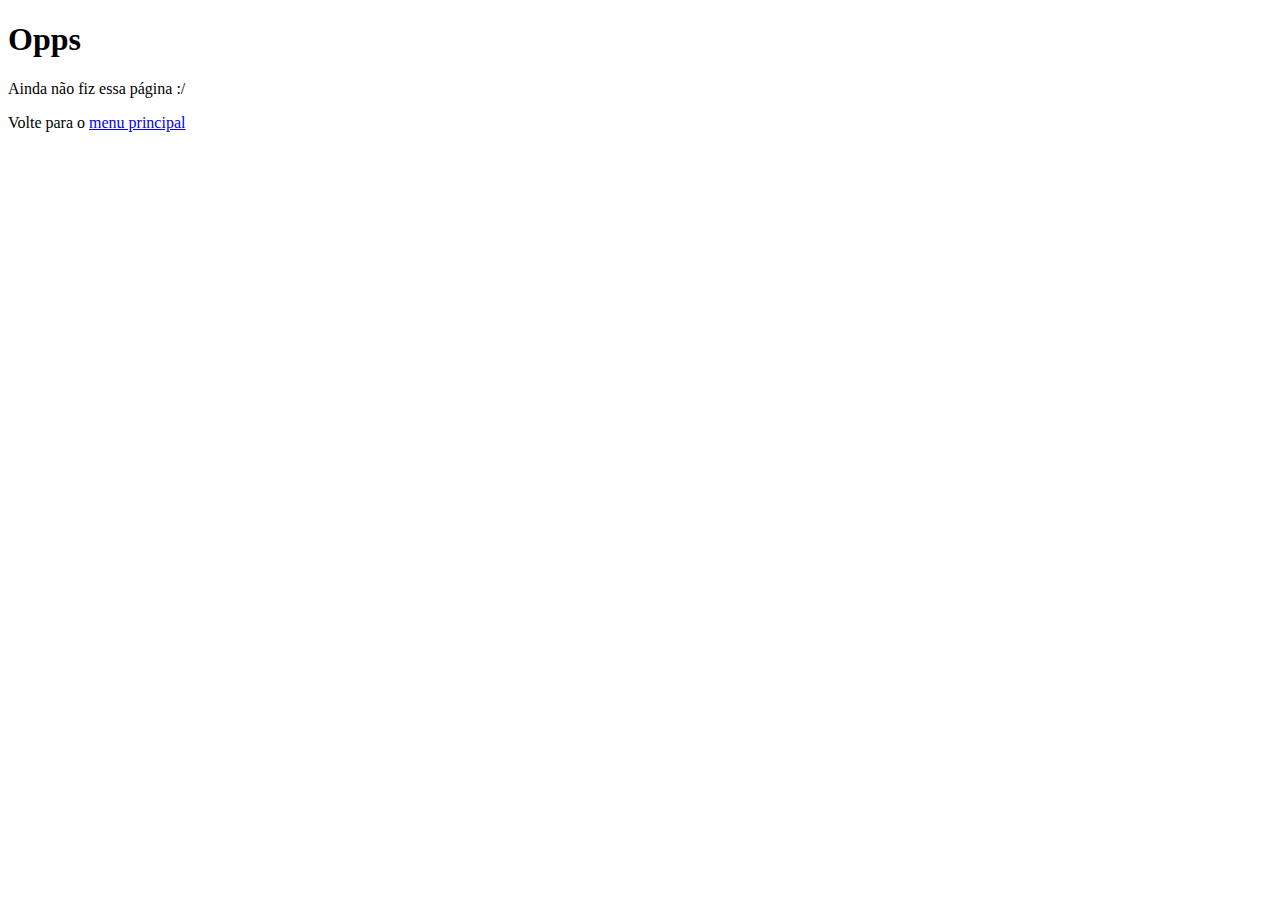
<file: opss.html>
<!DOCTYPE html>
<html lang="pt-br">
<head>
    <meta charset="UTF-8">
    <meta name="viewport" content="width=device-width, initial-scale=1.0">
    <title>Opps</title>
</head>
<body>
    <h1>Opps</h1>
    <p>Ainda não fiz essa página :/</p>
    <p>Volte para o <a href="index.html">menu principal</a></p>
</body>
</html>
</file>
<file: styles/index/style.css>
@import url("geral.css");
@import url("primeira-section.css");
@import url("segunda-section.css");
</file>
<file: styles/educacao/style.css>
@import url("geral.css");
@import url("primeira-secao.css");
@import url("carrossel.css");
@import url("footer.css");
</file>
